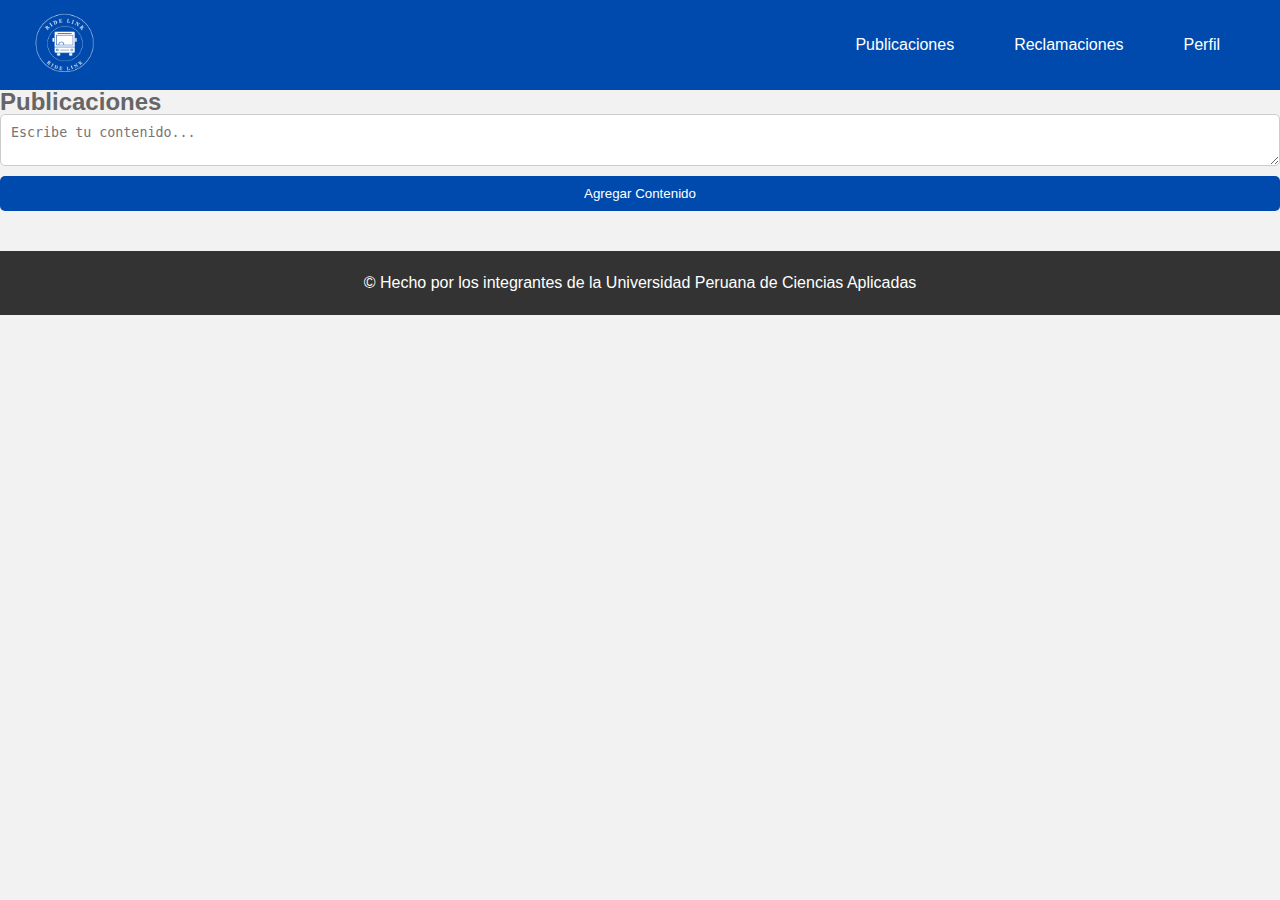
<file: proyecto-web/index.html>
<!DOCTYPE html>
<html lang="es">
<head>
    <meta charset="UTF-8">
    <meta name="viewport" content="width=device-width, initial-scale=1.0">
    <title>Publicaciones</title>
    <link rel="stylesheet" href="assets/styles/styles.css">
    <link rel="website icon" type="png" href="assets/images/RIDE LINK.png"> 
</head>
<body>
    <!-- Header -->
    <header id="main-header">
        <a id="logo-header" href="index.html">
            <img src="assets/images/RIDE LINK.png" alt=""> 
        </a> <!-- / #logo-header -->

        <nav>
            <ul>
                <li><a href="index.html" data-section="publicaciones">Publicaciones </a></li>
				<li><a href="reclamaciones.html" data-section="reclamaciones">Reclamaciones</a></li>
                <li><a href="perfil.html" data-section="perfil">Perfil</a></li>
            </ul>
        </nav><!-- / nav -->
    </header><!-- / #main-header -->

    <!-- Contenido principal -->
    <div class="content">
        <!-- Sección de Publicaciones -->
        <div id="publicaciones" class="section">
            <h2>Publicaciones</h2>
            <!-- Formulario para agregar contenido -->
            <form id="content-form">
                <textarea id="content-text" placeholder="Escribe tu contenido..."></textarea>
                <button id="add-content-btn">Agregar Contenido</button>
            </form>
            <!-- Área para mostrar el contenido -->
            <div id="content-area"></div>
        </div>
    </div>

    <!-- Footer -->
    <footer id="main-footer">
        <p>© Hecho por los integrantes de la Universidad Peruana de Ciencias Aplicadas</p>
    </footer><!-- / #main-footer -->

    <script src="assets/scripts/scripts.js"></script>
</body>
</html>
</file>
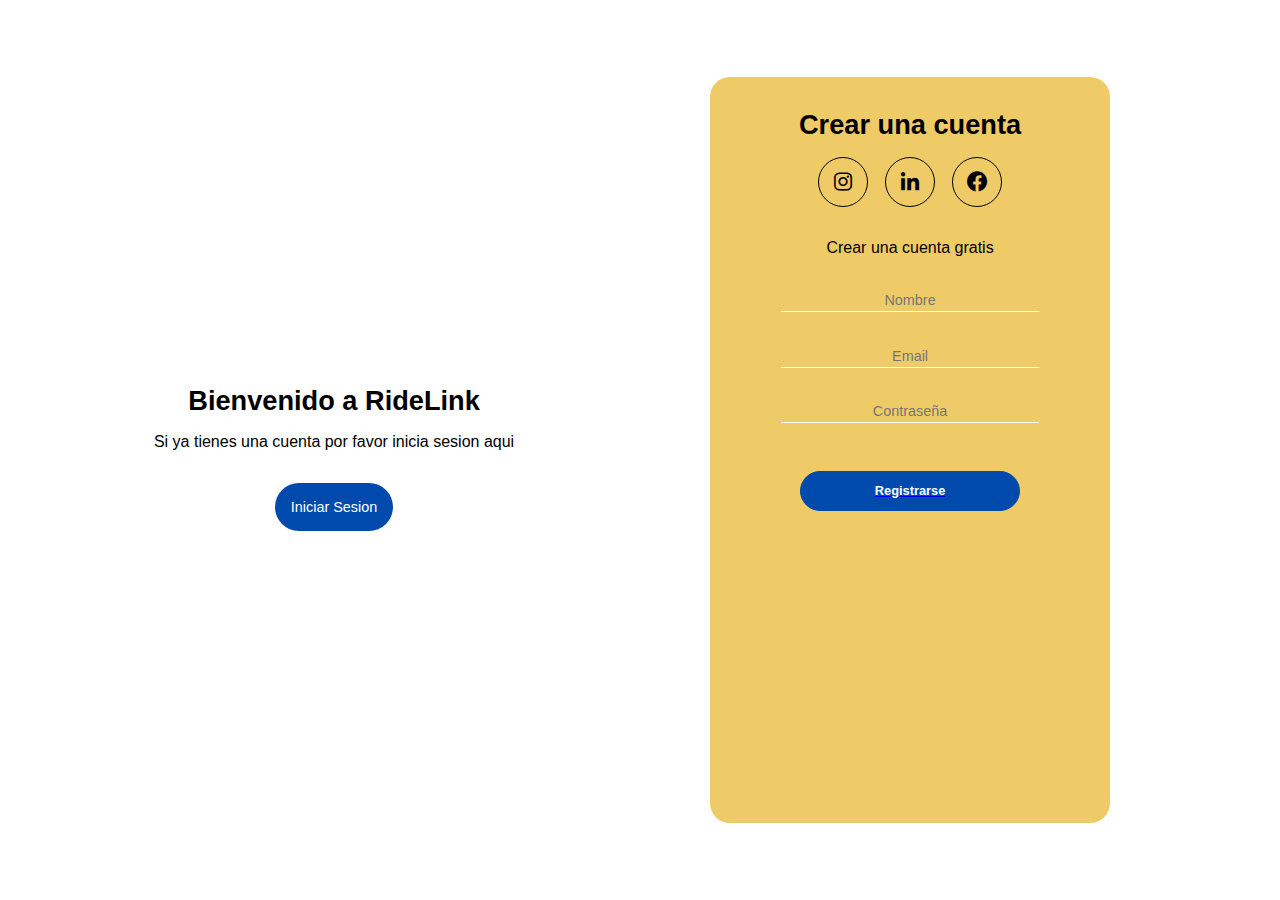
<file: proyecto-web/login.html>
<!DOCTYPE html>
<html lang="es">

<head>
    <meta charset="UTF-8">
    <meta http-equiv="X-UA-Compatible" content="IE=edge">
    <meta name="viewport" content="width=device-width, initial-scale=1.0">
    <link rel="stylesheet" href="assets/styles/styles-login.css">
    <link rel="preconnect" href="https://fonts.googleapis.com">
    <link rel="preconnect" href="https://fonts.gstatic.com" crossorigin>
    <link href="https://fonts.googleapis.com/css2?family=Roboto:wght@400;700&display=swap" rel="stylesheet">
    <link href='https://unpkg.com/boxicons@2.1.1/css/boxicons.min.css' rel='stylesheet'>
    <title>Ride Link</title>
    <link rel="website icon" type="png" href="assets/images/RIDE LINK.png">
</head>

<body>
    <div class="container-form sign-up">
        <div class="welcome-back">
            <div class="message">
                <h2>Bienvenido a RideLink</h2>
                <p>Si ya tienes una cuenta por favor inicia sesion aqui</p>
                <button class="sign-up-btn">Iniciar Sesion</button>
            </div>
        </div>
        <form class="formulario">
            <h2 class="create-account">Crear una cuenta</h2>
            <div class="iconos">
                <div class="border-icon">
                    <i class='bx bxl-instagram'></i>
                </div>
                <div class="border-icon">
                    <i class='bx bxl-linkedin' ></i>
                </div>
                <div class="border-icon">
                    <i class='bx bxl-facebook-circle' ></i>
                </div>
            </div>
            <p class="cuenta-gratis">Crear una cuenta gratis</p>
            <input type="text" placeholder="Nombre">
            <input type="email" placeholder="Email">
            <input type="password" placeholder="Contraseña">
            <a href="index.html"><input type="button" value="Registrarse"></a> <!--boton a vincular-->
        </form>
    </div>
    <div class="container-form sign-in">
        <form class="formulario">
            <h2 class="create-account">Iniciar Sesion</h2>
            <div class="iconos">
                <div class="border-icon">
                    <i class='bx bxl-instagram'></i>
                </div>
                <div class="border-icon">
                    <i class='bx bxl-linkedin' ></i>
                </div>
                <div class="border-icon">
                    <i class='bx bxl-facebook-circle' ></i>
                </div>
            </div>
            <p class="cuenta-gratis">¿Aun no tienes una cuenta?</p>
            <input type="email" placeholder="Email">
            <input type="password" placeholder="Contraseña">
            <a href="index.html"><input type="button" value="Iniciar Sesion"></a><!--boton a vincular-->
        </form>
        <div class="welcome-back">
            <div class="message">
                <h2>Bienvenido de nuevo</h2>
                <p>Si aun no tienes una cuenta por favor registrese aqui</p>
                <button class="sign-in-btn">Registrarse</button>
            </div>
        </div>
    </div>
    <script src="assets/scripts/scripts-login.js"></script>
</body>

</html>
</file>
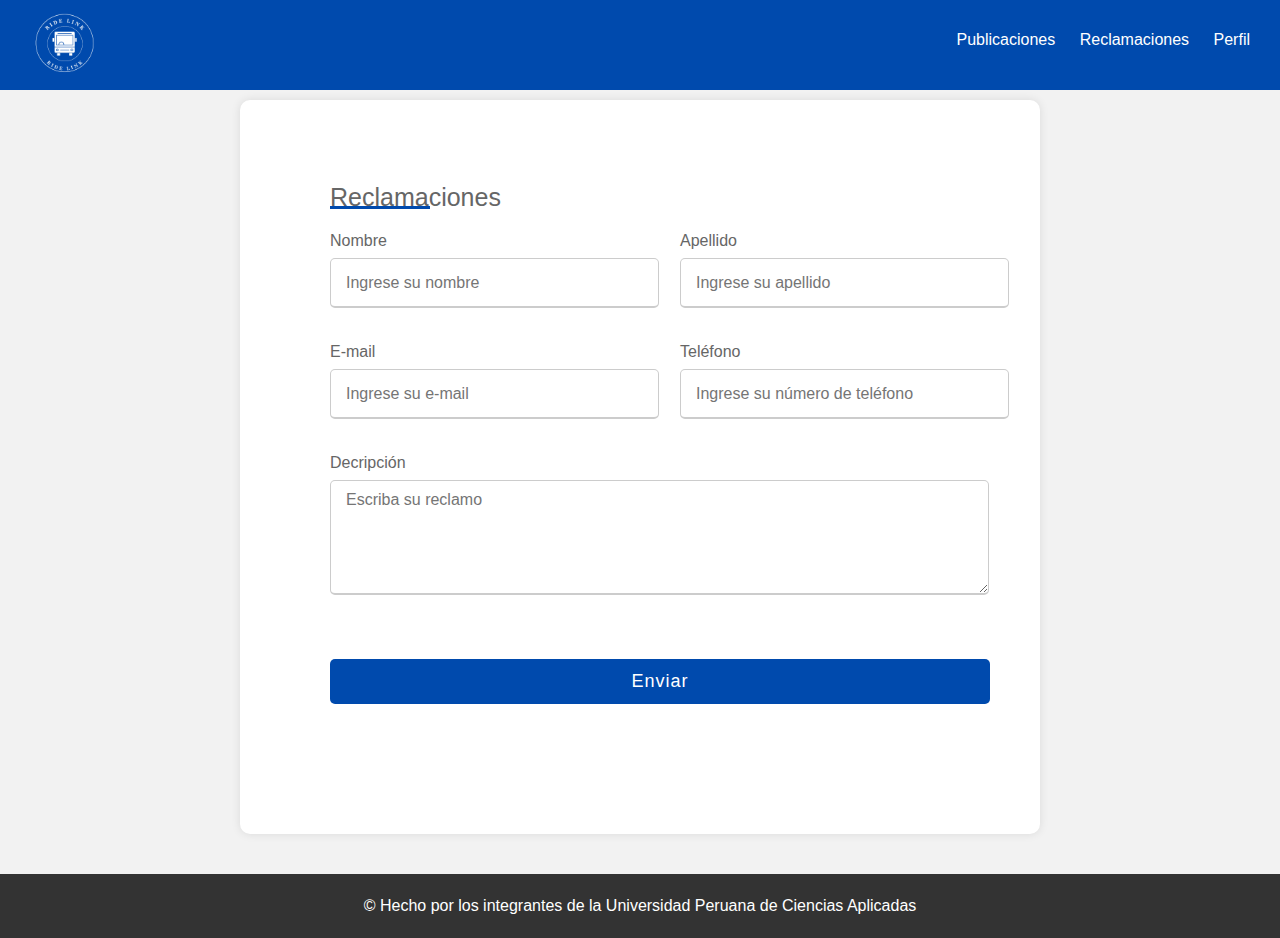
<file: proyecto-web/reclamaciones.html>
<!DOCTYPE html>
<html lang="es">
<head>
    <meta charset="UTF-8">
    <meta name="viewport" content="width=device-width, initial-scale=1.0">
    <title>Reclamaciones</title>
    <link rel="stylesheet" href="assets/styles/styles-reclamaciones.css">
    <link rel="website icon" type="png" href="assets/images/RIDE LINK.png"> 
</head>

<body>
    <!--Header-->
	<header id="main-header">
		
		<a id="logo-header" href="index.html">
            <img src="assets/images/RIDE LINK.png" alt=""> 
        </a> <!-- / #logo-header -->

		<nav>
			<ul>
				<li><a href="index.html" data-section="publicaciones">Publicaciones </a></li>
				<li><a href="reclamaciones.html" data-section="reclamaciones">Reclamaciones</a></li>
                <li><a href="perfil.html" data-section="perfil">Perfil</a></li>
			</ul>
		</nav><!-- / nav -->

	</header><!-- / #main-header -->

    <section id="main-content">
	
		<div class="Section-Reclamaciones">
            <div class="Reclamaciones">
                <div class="Titulo-C">Reclamaciones</div>
                    <form action="#">
                        <div class="Detalles-Reclamaciones">
                            <div class="input-box">
                                <span class="details">Nombre</span>
                                <input type="text" placeholder="Ingrese su nombre">
                            </div>
                            <div class="input-box">
                                <span class="details">Apellido</span>
                                <input type="text" placeholder="Ingrese su apellido">
                            </div>
                            <div class="input-box">
                                <span class="details">E-mail</span>
                                <input type="text" placeholder="Ingrese su e-mail">
                            </div>
                            <div class="input-box">
                                <span class="details">Teléfono</span>
                                <input type="text" placeholder="Ingrese su número de teléfono">
                            </div>
                            <div class="textarea-box">
                                <span class="details">Decripción</span>
                                <textarea placeholder="Escriba su reclamo"></textarea>
                            </div>
                        </div>
                        <div class="button">
                            <input type="submit" value="Enviar">
                        </div>     
                    </form>
                </div>
            </div>
        </div>
    </section>
	
	<footer id="main-footer">
		<p> © Hecho por los integrantes de la Universidad Peruana de Ciencias Aplicadas</p>
	</footer> <!-- / #main-footer -->

    <script src="assets/scripts/scripts.js"></script>

</body>


</html>
</file>
<file: proyecto-web/assets/styles/styles-login.css>
* {
    margin: 0;
    padding: 0;
    box-sizing: border-box;
    font-family: 'Helvetica', 'Arial', sans-serif;
}

body {
    height: 100vh;
    display: flex;
    align-items: center;
    justify-content: center;

    background-position: center;
    background-repeat: no-repeat;
    background-size: cover;
    color: #000000;
}

.container-form {
    width: 90%;
    height: 90vh;
    display: flex;
    justify-content: space-around;
    transition:  all .5s ease-out;
}

.welcome-back {
    display: flex;
    align-items: center;
    text-align: center;
}

.message {
    padding: 1rem;
}

.message h2 {
    font-size: 1.7rem;
    padding: 1rem 0;
}

.message button {
    padding: 1rem;
    font-weight: 400;
    background-color: #004AAD;
    border-radius: 2rem;
    border: none;
    outline: none;
    cursor: pointer;
    font-size: .9rem;
    margin-top: 2rem;
    transition: all .3s ease-in;
    color: #ffffff;
}

.message button:hover {
    background-color: #004AAD;
}

.formulario {
    width: 400px;
    padding: 1rem;
    margin: 2rem;
    border-radius: 20px;
    background-color: #efcb68;
    text-align: center;
}

.create-account {
    padding: 1rem 0;
    font-size: 1.7rem;
}

.iconos {
    width: 200px;
    display: flex;
    justify-content: space-around;
    margin: auto;
}

.border-icon {
    height: 20px;
    width: 20px;
    display: flex;
    align-items: center;
    justify-content: center;
    padding: 1.5rem;
    border: solid thin rgb(0, 0, 0);
    border-radius: 50%;
    font-size: 1.5rem;
    transition: all .3s ease-in;
}

.border-icon:hover {
    background-color: #ffffff;
    cursor: pointer;
}

.cuenta-gratis {
    padding: 2rem 0;
}

.formulario input {
    width: 70%;
    display: block;
    margin: auto;
    margin-bottom: 2rem;
    background-color: transparent;
    border: none;
    border-bottom: white thin solid;
    text-align: center;
    outline: none;
    padding: .2rem 0;
    font-size: .9rem;
    color: white;
}

.formulario input[type="button"] {
    width: 60%;
    margin: auto;
    border: solid thin #004aad; 
    padding: .7rem;
    border-radius: 2rem;
    background-color: #004aad;
    font-weight: 600;
    margin-top: 3rem;
    font-size: .8rem;
    cursor: pointer;
    color: #ffffff;
}

.sign-in {
    position: absolute;
    opacity: 0;
    visibility: hidden;
}

.sign-in.active {
    opacity: 1;
    visibility: visible;
}

.sign-up.active {
    opacity: 0;
    visibility: hidden;
}
</file>
<file: proyecto-web/assets/styles/styles-reclamaciones.css>
body {
	margin: 0;
	padding: 0;
	font-family: Helvetica, Arial, sans-serif;
	color: #666;
	background: #f2f2f2; 
	font-size: 1em;
	line-height: 1.5em;
}

h1 {
	font-size: 2.3em;
	line-height: 1.3em;
	margin: 15px 0;
	text-align: center;
	font-weight: 300;
}

p {
	margin: 0 0 1.5em 0;
}


/*header o cabecera*/
#main-header {
	background: #004AAD; 
	color: white;
	height: 90px;

    width: 100%; /* hacemos que la cabecera ocupe el ancho completo de la página */
	left: 0; /* Posicionamos la cabecera al lado izquierdo */
	top: 0; /* Posicionamos la cabecera pegada arriba */
	position: fixed; /* Hacemos que la cabecera tenga una posición fija */
}	
#main-header a {
	    color: white;
}

/*Logo*/
#logo-header {
	float: left;
	padding: 0px 0 0 20px;
	text-decoration: none;
    justify-content:center;
    align-items:center;
}

#logo-header img{
    width: 90px;
}

#logo-header:hover {
	color: #0b76a6;
}
	
#logo-header .site-name {
	display: block;
	font-weight: 700;
	font-size: 1.2em;
}
	
#logo-header .site-desc {
	display: block;
	font-weight: 300;
	font-size: 0.8em;
	color: #999;
}

nav {
	float: right;
}
nav ul {
	margin: 0;
	padding: 0;
	list-style: none;
	padding-right: 20px;
}

nav ul li {
	display: inline-block;
	line-height: 80px;
}
			
nav ul li a {
	display: block;
	padding: 0 10px;
	text-decoration: none;
}
			
nav ul li a:hover {
	background: #0b76a6;
}

/*Reclamaciones*/
#main-content {
	background: white;
	width: 90%;
	max-width: 800px;
	margin: 20px auto;
    Border-radius: 10px;
	box-shadow: 0 0 10px rgba(0,0,0,.1);
}

.Section-Reclamaciones{
    display: flex;
    width: 90%;
    height: calc(100% / 1.4 + 20px);
    justify-content: center;
    align-items: center;
    padding: 60px;
}

.Reclamaciones{
    max-width: 700px;
    width: 100%;
    background: #fffFFF;
    padding: 25px 30px;
    border-radius: 5px;
}

.Reclamaciones .Titulo-C{
    font-size: 25px;
    font-weight: 500;
    position: relative;
}

.Reclamaciones .Titulo-C::before{
    content: '';
    position: absolute;
    left: 0;
    bottom: 0;
    height: 3px;
    width: 100px;
    background: #004AAD;
}

.Reclamaciones form .Detalles-Reclamaciones{
    display: flex;
    flex-wrap: wrap;
    justify-content: space-between;
}

form .Detalles-Reclamaciones .input-box{
    margin: 20px 0  12px 0;
    width: calc(100% / 2 - 20px);
}

.Detalles-Reclamaciones .input-box .details{
    display: block;
    font-weight: 500;
    margin-bottom: 5px;
}

.Detalles-Reclamaciones .input-box input{
    height: 45px;
    width: 100%;
    outline: none;
    border-radius: 5px;
    border: 1px solid #ccc;
    padding-left: 15px;
    font-size: 16px;
    border-bottom-width: 2px;
    transition: all 0.3s;
}

form .Detalles-Reclamaciones .textarea-box{
    margin: 20px 0  12px 0;
    width: calc(100% / 2 - 20px);
}

.Detalles-Reclamaciones .textarea-box .details{
    display: block;
    font-weight: 500;
    margin-bottom: 5px;
}

.Detalles-Reclamaciones .textarea-box textarea{
    width: 100%;
    min-width: 640px;
    max-width: 640px;
    height: 100%;
    min-height: 100px;
    max-height: 100px;
    outline: none;
    border-radius: 5px;
    border: 1px solid #ccc;
    padding-left: 15px;
    font-family: sans-serif;
    font-size: 16px;
    padding-top: 10px;
    border-bottom-width: 2px;
    transition: all 0.3s;
}

form .button{
    height: 45px;
    margin: 45px 0;
}

form .button input{
    height: 100%;
    width: 100%;
    outline: none;
    color: #FFFFFF;
    border: none;
    font-size: 18px;
    font-weight: 500;
    border-radius: 5px;
    letter-spacing: 1px;
    background: #004AAD;
}

form .button input:hover{
    background: #efcb68;
}

.Detalles-Reclamaciones .input-box input:focus{
    border-color: #efcb68;
}

section.bannerN{
    background: #000000;  /* fallback for old browsers */
background: -webkit-linear-gradient(to right, #1a3a2c, #5A993C,#EBB42C);  /* Chrome 10-25, Safari 5.1-6 */
    background: linear-gradient(to right, #1a3a2c , #5A993C,#EBB42C); /* W3C, IE 10+/ Edge, Firefox 16+, Chrome 26+, Opera 12+, Safari 7+ */
    padding: 3rem 0;
}

/*footer*/

#main-footer {
	background: #333;
	color: white;
	text-align: center;
	padding: 20px;
	margin-top: 40px;
}
#main-footer p {
	margin: 0;
}
	
#main-footer a {
	color: white;
}

body {
    margin: 0;
    padding: 0;
    font-family: Helvetica, Arial, sans-serif;
    color: #666;
    background: #f2f2f2; 
    font-size: 1em;
    line-height: 1.5em;
        
    padding-top: 80px; /* Relleno superior igual a la altura de la cabecera*/
}
</file>
<file: proyecto-web/assets/styles/styles.css>
/* Reset y estilos básicos */
* {
    margin: 0;
    padding: 0;
    box-sizing: border-box;
}

body {
    font-family: 'Helvetica', 'Arial', sans-serif;
    line-height: 1.5em;
	background: #f2f2f2; 
    color: #666;
    padding-top: 90px; /* Para que el contenido no se oculte detrás del header fijo */
}

/* Header */
#main-header {
	background: #004AAD; 
    color: white;
    height: 90px;
    width: 100%; /* Hacemos que la cabecera ocupe el ancho completo de la página */
    left: 0; /* Posicionamos la cabecera al lado izquierdo */
    top: 0; /* Posicionamos la cabecera pegada arriba */
    position: fixed; /* Hacemos que la cabecera tenga una posición fija */
    display: flex;
    justify-content: space-between;
    align-items: center;
    padding: 0 20px;
    z-index: 1000; /* Asegura que el header esté siempre encima */
}

#main-header a {
    color: white;
    text-decoration: none;
}

#logo-header {
    display: flex;
    align-items: center;
}

#logo-header img {
    width: 90px;
}

nav {
    float: right;
    padding-right: 20px;
}

nav ul {
    list-style: none;
    margin: 0;
    padding: 0;
    display: flex;
}

nav ul li {
    margin-left: 20px;
}

nav ul li a {
    display: block;
    padding: 10px 20px;
    border-radius: 5px;
    transition: 0.3s ease;
}

nav ul li a:hover,
nav ul li a.active {
    background: #0b76a6;
}

/* Main Content */
#main-content {
    max-width: 800px;
    margin: 120px auto;
    background: #fff;
    padding: 20px;
    border-radius: 10px;
    box-shadow: 0 2px 10px rgba(0,0,0,0.1);
}

#main-content header h1 {
    text-align: center;
    margin-bottom: 40px;
}

#content-form,
#reclamaciones-form {
    display: flex;
    flex-direction: column;
}

#content-text,
#reclamacion-text {
    width: 100%;
    padding: 10px;
    margin-bottom: 10px;
    border-radius: 5px;
    border: 1px solid #ccc;
}

#add-content-btn,
#add-reclamacion-btn {
    padding: 10px;
    border: none;
    background: #004AAD;
    color: #fff;
    border-radius: 5px;
    cursor: pointer;
    transition: 0.3s ease;
}

#add-content-btn:hover,
#add-reclamacion-btn:hover {
    background: #efcb68; 
}

#content-area,
#reclamaciones-area {
    margin-top: 30px;
}

#content-area p,
#reclamaciones-area p {
    background: #f4f4f4;
    padding: 20px;
    border-radius: 5px;
    margin-bottom: 10px;
    border: 1px solid #ccc;
}

/* Footer */
#main-footer {
    background: #333;
    color: #fff;
    text-align: center;
    padding: 20px;
    margin-top: 40px;
}

#main-footer p {
    margin: 0;
}
</file>
